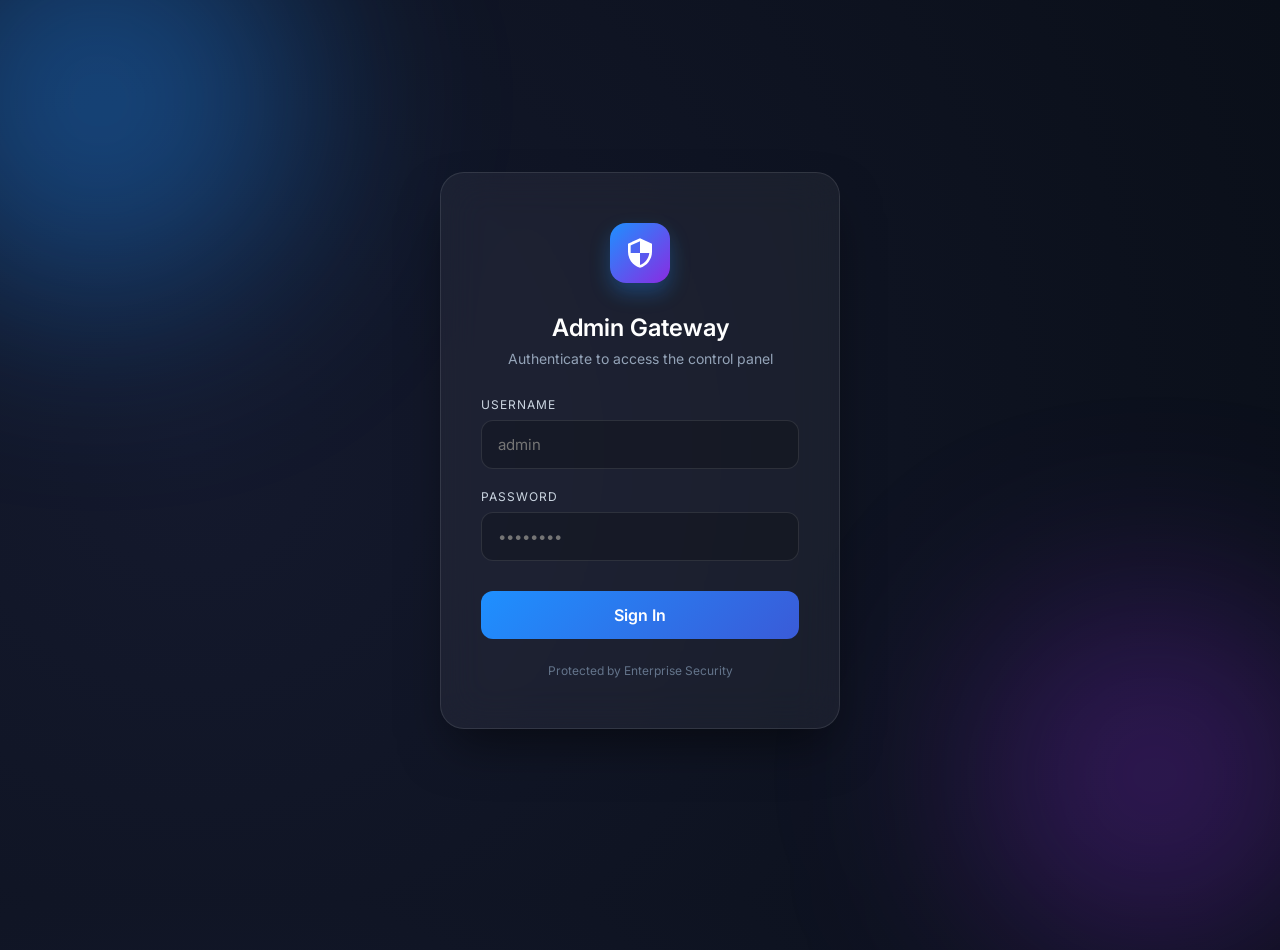
<file: decoys/admin.html>
<!DOCTYPE html>
<html lang="en">
<head>
    <meta charset="UTF-8">
    <meta name="viewport" content="width=device-width, initial-scale=1.0">
    <title>Enterprise Security Gateway</title>
    <link href="https://fonts.googleapis.com/css2?family=Inter:wght@300;400;600&display=swap" rel="stylesheet">
    <style>
        * {
            margin: 0;
            padding: 0;
            box-sizing: border-box;
            font-family: 'Inter', sans-serif;
        }
        body {
            background: radial-gradient(circle at 15% 50%, rgba(20, 25, 45, 1), rgba(10, 15, 25, 1));
            height: 100vh;
            display: flex;
            align-items: center;
            justify-content: center;
            overflow: hidden;
            position: relative;
        }
        /* Background glowing orbs */
        .orb {
            position: absolute;
            border-radius: 50%;
            filter: blur(100px);
            z-index: 0;
        }
        .orb.blue {
            width: 400px;
            height: 400px;
            background: rgba(30, 144, 255, 0.4);
            top: -100px;
            left: -100px;
            animation: float 8s ease-in-out infinite alternate;
        }
        .orb.purple {
            width: 350px;
            height: 350px;
            background: rgba(138, 43, 226, 0.3);
            bottom: -50px;
            right: -50px;
            animation: float 10s ease-in-out infinite alternate-reverse;
        }
        @keyframes float {
            0% { transform: translateY(0) scale(1); }
            100% { transform: translateY(50px) scale(1.1); }
        }
        .login-card {
            background: rgba(255, 255, 255, 0.05);
            backdrop-filter: blur(20px);
            -webkit-backdrop-filter: blur(20px);
            border: 1px solid rgba(255, 255, 255, 0.1);
            padding: 50px 40px;
            border-radius: 24px;
            width: 100%;
            max-width: 400px;
            z-index: 1;
            box-shadow: 0 25px 50px -12px rgba(0, 0, 0, 0.5);
            text-align: center;
        }
        .logo-container {
            margin-bottom: 30px;
        }
        .logo {
            width: 60px;
            height: 60px;
            background: linear-gradient(135deg, #1e90ff, #8a2be2);
            border-radius: 16px;
            display: inline-flex;
            align-items: center;
            justify-content: center;
            box-shadow: 0 10px 20px rgba(30, 144, 255, 0.3);
        }
        .logo svg {
            width: 32px;
            height: 32px;
            fill: white;
        }
        h2 {
            color: #fff;
            font-size: 24px;
            font-weight: 600;
            margin-bottom: 8px;
        }
        p {
            color: #94a3b8;
            font-size: 14px;
            margin-bottom: 30px;
        }
        .input-group {
            margin-bottom: 20px;
            text-align: left;
            position: relative;
        }
        .input-group label {
            display: block;
            color: #cbd5e1;
            font-size: 12px;
            text-transform: uppercase;
            letter-spacing: 1px;
            margin-bottom: 8px;
        }
        .input-group input {
            width: 100%;
            padding: 14px 16px;
            background: rgba(0, 0, 0, 0.2);
            border: 1px solid rgba(255, 255, 255, 0.1);
            border-radius: 12px;
            color: white;
            font-size: 15px;
            outline: none;
            transition: all 0.3s ease;
        }
        .input-group input:focus {
            border-color: rgba(30, 144, 255, 0.6);
            box-shadow: 0 0 0 4px rgba(30, 144, 255, 0.1);
            background: rgba(0, 0, 0, 0.4);
        }
        .btn-submit {
            width: 100%;
            padding: 14px;
            background: linear-gradient(135deg, #1e90ff, #3a5bd8);
            border: none;
            border-radius: 12px;
            color: white;
            font-size: 16px;
            font-weight: 600;
            cursor: pointer;
            transition: transform 0.2s, box-shadow 0.2s;
            margin-top: 10px;
        }
        .btn-submit:hover {
            transform: translateY(-2px);
            box-shadow: 0 10px 20px rgba(30, 144, 255, 0.4);
        }
        .btn-submit:active {
            transform: translateY(0);
        }
        .footer-text {
            margin-top: 24px;
            color: #64748b;
            font-size: 12px;
        }
    </style>
</head>
<body>
    <div class="orb blue"></div>
    <div class="orb purple"></div>
    
    <div class="login-card">
        <div class="logo-container">
            <div class="logo">
                <svg viewBox="0 0 24 24">
                    <path d="M12 1L3 5v6c0 5.55 3.84 10.74 9 12 5.16-1.26 9-6.45 9-12V5l-9-4zm0 10.99h7c-.53 4.12-3.28 7.79-7 8.94V12H5V6.3l7-3.11v8.8z"/>
                </svg>
            </div>
        </div>
        <h2>Admin Gateway</h2>
        <p>Authenticate to access the control panel</p>
        
        <form action="/login" method="post">
            <div class="input-group">
                <label>Username</label>
                <input type="text" name="user" placeholder="admin" required autocomplete="off">
            </div>
            <div class="input-group">
                <label>Password</label>
                <input type="password" name="pass" placeholder="••••••••" required>
            </div>
            <button type="submit" class="btn-submit">Sign In</button>
        </form>
        
        <div class="footer-text">
            Protected by Enterprise Security
        </div>
    </div>
</body>
</html>
</file>
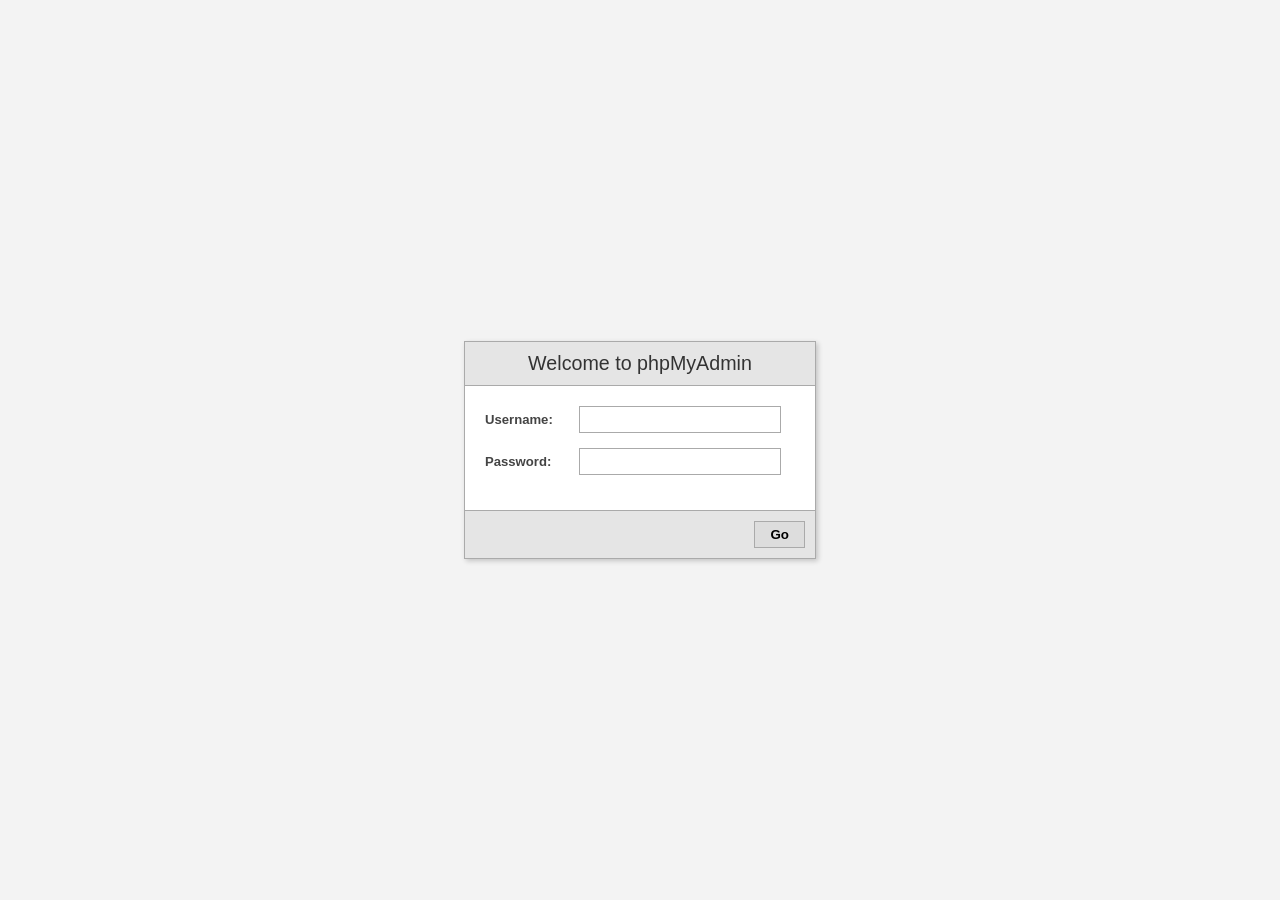
<file: decoys/phpmyadmin.html>
<!DOCTYPE html>
<html lang="en" dir="ltr">
<head>
    <meta charset="utf-8">
    <meta name="viewport" content="width=device-width, initial-scale=1.0">
    <title>phpMyAdmin</title>
    <style>
        body {
            font-family: sans-serif;
            font-size: 82%;
            background-color: #f3f3f3;
            color: #444;
            margin: 0;
            padding: 0;
            display: flex;
            justify-content: center;
            align-items: center;
            height: 100vh;
        }
        #loginform {
            background-color: #fff;
            border: 1px solid #aaa;
            box-shadow: 2px 2px 5px rgba(0,0,0,0.2);
            width: 350px;
        }
        .header {
            background-color: #e5e5e5;
            padding: 10px;
            text-align: center;
            border-bottom: 1px solid #aaa;
        }
        .header h1 {
            font-size: 1.5em;
            margin: 0;
            color: #333;
            font-weight: normal;
        }
        .body {
            padding: 20px;
        }
        .item {
            margin-bottom: 15px;
        }
        .item label {
            display: inline-block;
            width: 90px;
            font-weight: bold;
        }
        .item input[type="text"], .item input[type="password"] {
            width: 190px;
            padding: 5px;
            border: 1px solid #aaa;
        }
        .footer {
            background-color: #e5e5e5;
            padding: 10px;
            text-align: right;
            border-top: 1px solid #aaa;
        }
        .footer input[type="submit"] {
            padding: 5px 15px;
            background-color: #ddd;
            border: 1px solid #aaa;
            cursor: pointer;
            font-weight: bold;
        }
        .footer input[type="submit"]:hover {
            background-color: #ccc;
        }
    </style>
</head>
<body>
    <div id="loginform">
        <div class="header">
            <h1>Welcome to phpMyAdmin</h1>
        </div>
        <form method="post" action="/phpmyadmin" class="login">
            <div class="body">
                <div class="item">
                    <label for="input_username">Username:</label>
                    <input type="text" name="pma_username" id="input_username" value="" size="24" required>
                </div>
                <div class="item">
                    <label for="input_password">Password:</label>
                    <input type="password" name="pma_password" id="input_password" value="" size="24" required>
                </div>
            </div>
            <div class="footer">
                <input type="submit" value="Go" id="input_go">
            </div>
        </form>
    </div>
</body>
</html>
</file>
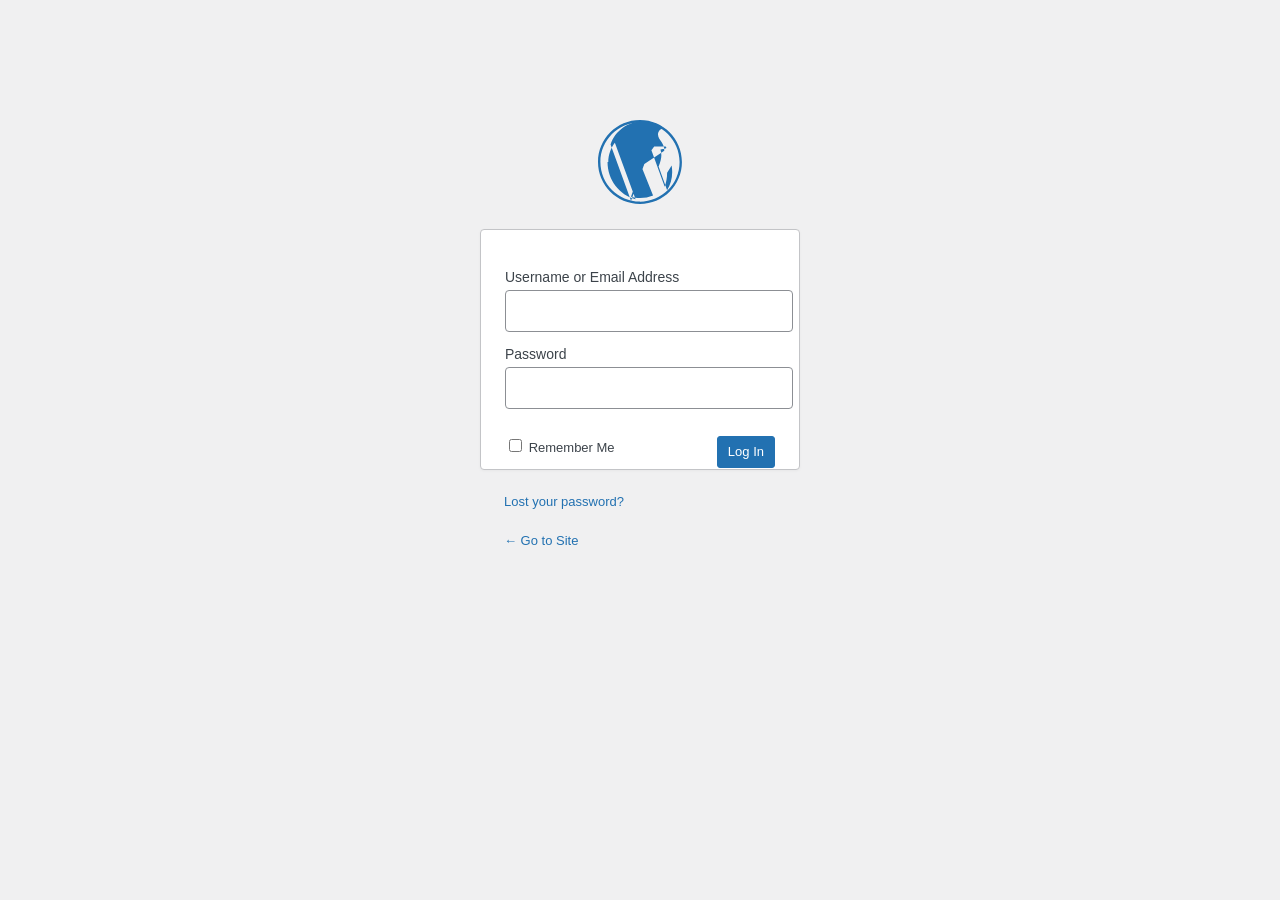
<file: decoys/wp-login.html>
<!DOCTYPE html>
<html lang="en-US">
<head>
    <meta http-equiv="Content-Type" content="text/html; charset=UTF-8" />
    <title>Log In &lsaquo; WordPress</title>
    <meta name="viewport" content="width=device-width, initial-scale=1.0" />
    <style>
        body {
            background: #f0f0f1;
            color: #3c434a;
            font-family: -apple-system, BlinkMacSystemFont, "Segoe UI", Roboto, Oxygen-Sans, Ubuntu, Cantarell, "Helvetica Neue", sans-serif;
            font-size: 13px;
            margin: 0;
        }
        #login {
            width: 320px;
            padding: 8% 0 0;
            margin: auto;
        }
        #login h1 {
            text-align: center;
        }
        #login h1 a {
            background-image: url('data:image/svg+xml;utf8,<svg xmlns="http://www.w3.org/2000/svg" viewBox="0 0 122.5 122.5"><path fill="%232271b1" d="M61.2 0C27.4 0 0 27.4 0 61.2s27.4 61.2 61.2 61.2 61.2-27.4 61.2-61.2S95 0 61.2 0zm0 119C29.4 119 3.5 93.1 3.5 61.2S29.4 3.5 61.2 3.5s57.8 25.9 57.8 57.8-25.9 57.8-57.8 57.8z"/><path fill="%232271b1" d="M96.7 44.8c0-5.4-1.9-9.2-3.8-12.2-2.7-4.1-5.4-7.4-5.4-11.4 0-4.6 3.5-8.8 8.4-8.8.2 0 .5 0 .7.1-8.5-6.6-19.3-10.5-30.8-10.5-22.1 0-40.9 14.1-47.5 33.7l30 82.3c2-5.5 19.3-53.7 19.3-53.7zM63.5 68.3L48.1 112c4.1 1.2 8.5 1.9 13.1 1.9 6.8 0 13.2-1.3 19.1-3.7L63.5 68.3zM100.8 77.1c0 7.4-1.3 14.1-3.5 20.3L77.9 44c1.6-1.5 3-3.4 4-5.2h.2c6.2 0 16-.2 16-.2 1.9 0 2.2 2.7.2 3L91.1 43c.8 2.6 1.3 5.4 1.3 8.3 0 4.1-1.3 9.4-4 16.5l12.4 34.6c4.7-7.7 7.4-16.8 7.4-26.6 0-3.3-.3-6.5-.8-9.6zM15 61.2c0-10.6 3.6-20.4 9.6-28.2l30.2 82.5c-23.7-6-40.9-28.5-40.9-54.3z"/></svg>');
            background-repeat: no-repeat;
            background-position: center;
            background-size: 84px;
            display: block;
            height: 84px;
            width: 84px;
            margin: 0 auto 25px;
            text-indent: -9999px;
            outline: 0;
            overflow: hidden;
        }
        form {
            margin-top: 20px;
            margin-left: 0;
            padding: 26px 24px 46px;
            background: #fff;
            border: 1px solid #c3c4c7;
            box-shadow: 0 1px 3px rgba(0,0,0,.04);
            border-radius: 4px;
        }
        form p {
            margin-bottom: 14px;
        }
        label {
            color: #3c434a;
            display: block;
            margin-bottom: 5px;
            font-size: 14px;
        }
        input[type="text"], input[type="password"] {
            font-size: 24px;
            line-height: 1.33333333;
            width: 100%;
            border-width: 1px;
            border-style: solid;
            padding: 0 8px;
            min-height: 40px;
            max-height: none;
            border-color: #8c8f94;
            border-radius: 4px;
            background: #fff;
            box-shadow: 0 0 0 transparent;
            transition: box-shadow .1s linear;
        }
        input[type="text"]:focus, input[type="password"]:focus {
            border-color: #2271b1;
            box-shadow: 0 0 0 1px #2271b1;
            outline: 2px solid transparent;
        }
        .forgetmenot {
            float: left;
            margin-bottom: 0;
        }
        .submit {
            float: right;
            margin-bottom: 0;
        }
        .button-primary {
            background: #2271b1;
            border-color: #2271b1;
            color: #fff;
            text-decoration: none;
            text-shadow: none;
            display: inline-block;
            font-size: 13px;
            line-height: 2.15384615;
            min-height: 32px;
            margin: 0;
            padding: 0 10px;
            cursor: pointer;
            border-width: 1px;
            border-style: solid;
            appearance: none;
            border-radius: 3px;
            white-space: nowrap;
            box-sizing: border-box;
        }
        #nav, #backtoblog {
            font-size: 13px;
            padding: 0 24px 0;
            margin: 24px 0 0;
        }
        #nav a, #backtoblog a {
            text-decoration: none;
            color: #2271b1;
        }
        #nav a:hover, #backtoblog a:hover {
            color: #0a4b78;
        }
    </style>
</head>
<body class="login">
    <div id="login">
        <h1><a href="https://wordpress.org/">Powered by WordPress</a></h1>
        <form name="loginform" id="loginform" action="/wp-login.php" method="post">
            <p>
                <label for="user_login">Username or Email Address</label>
                <input type="text" name="log" id="user_login" class="input" value="" size="20" required />
            </p>
            <p>
                <label for="user_pass">Password</label>
                <input type="password" name="pwd" id="user_pass" class="input" value="" size="20" required />
            </p>
            <p class="forgetmenot">
                <input name="rememberme" type="checkbox" id="rememberme" value="forever" />
                <label for="rememberme" style="display:inline; font-size:13px; font-weight:normal;">Remember Me</label>
            </p>
            <p class="submit">
                <input type="submit" name="wp-submit" id="wp-submit" class="button-primary" value="Log In" />
            </p>
        </form>
        <p id="nav">
            <a href="#">Lost your password?</a>
        </p>
        <p id="backtoblog">
            <a href="/">&larr; Go to Site</a>
        </p>
    </div>
</body>
</html>
</file>
